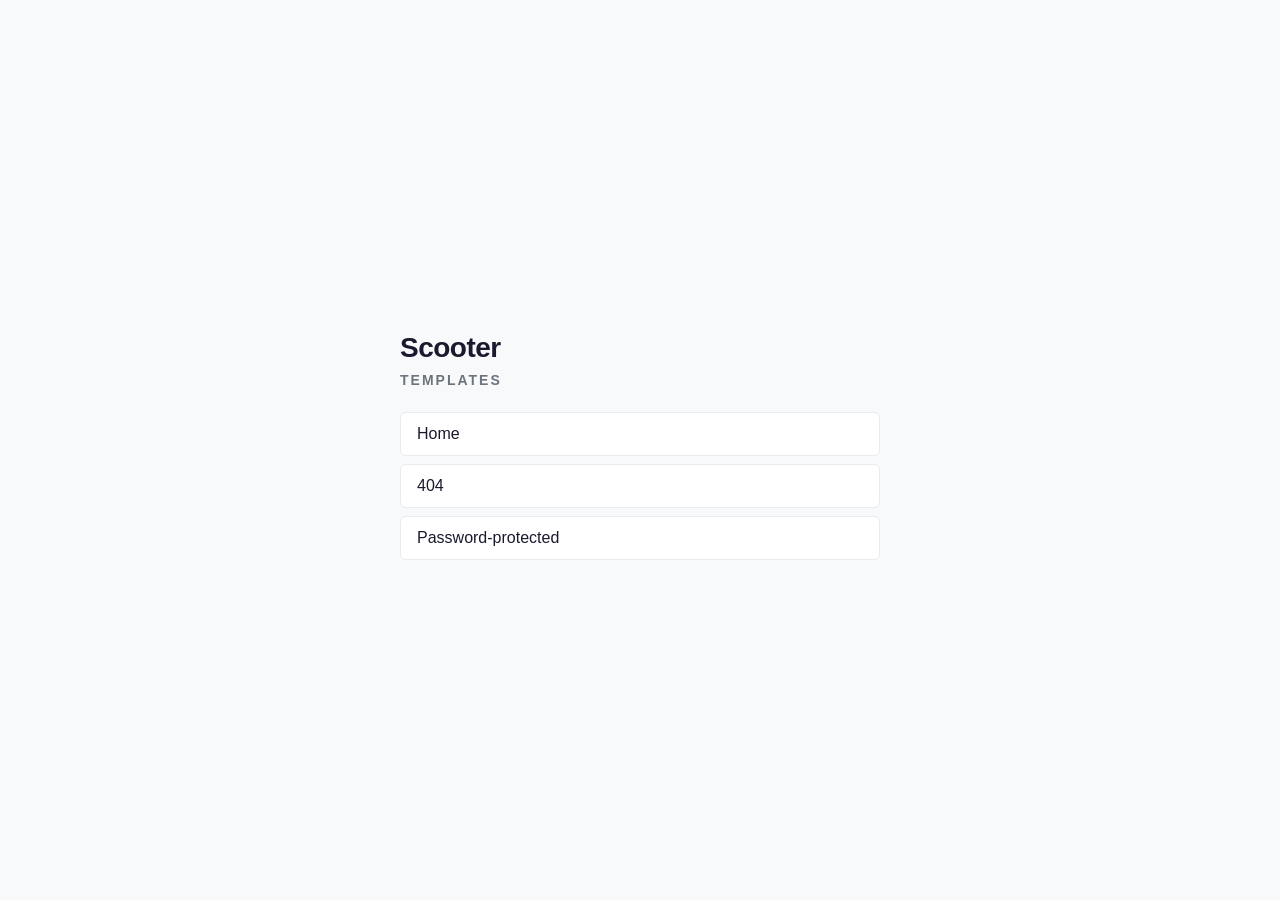
<file: index.html>
<!doctype html>
<html lang="en">
<head>
    <meta charset="UTF-8">
    <meta name="viewport"
          content="width=device-width, user-scalable=no, initial-scale=1.0, maximum-scale=1.0, minimum-scale=1.0">
    <meta http-equiv="X-UA-Compatible" content="ie=edge">
    <meta name='robots' content='noindex, nofollow' />
    <title>Project: Scooter</title>
    <style>
        *{margin:0;padding:0;box-sizing:border-box}
        body{font-family:-apple-system,BlinkMacSystemFont,'Segoe UI',Roboto,sans-serif;background:#f8f9fa;color:#1a1a2e;min-height:100vh;display:flex;align-items:center;justify-content:center;padding:40px 20px}
        .index-page{max-width:480px;width:100%}
        .index-page h1{font-size:28px;font-weight:800;margin-bottom:8px;letter-spacing:-0.5px}
        .index-page h3{font-size:14px;text-transform:uppercase;letter-spacing:2px;color:#6c757d;margin-bottom:24px;font-weight:600}
        .index-page ul{list-style:none}
        .index-page li{margin-bottom:8px}
        .index-page a{display:block;padding:12px 16px;background:#fff;border:1px solid #e9ecef;border-radius:6px;text-decoration:none;color:#1a1a2e;font-weight:500;transition:all .2s ease}
        .index-page a:hover{border-color:#0f3460;color:#0f3460;transform:translateX(4px)}
    </style>
</head>
<body>
<div class="index-page">
    <h1>Scooter</h1>
    <h3>Templates</h3>
        <ul>
                <li>
            <a href="https://kozzztia.github.io/scooter/home/">
                Home
            </a>
        </li>
                <li>
            <a href="https://kozzztia.github.io/scooter/404/">
                404
            </a>
        </li>
                <li>
            <a href="https://kozzztia.github.io/scooter/password-protected/">
                Password-protected
            </a>
        </li>
            </ul>
    </div>
</body>
</html>
</file>
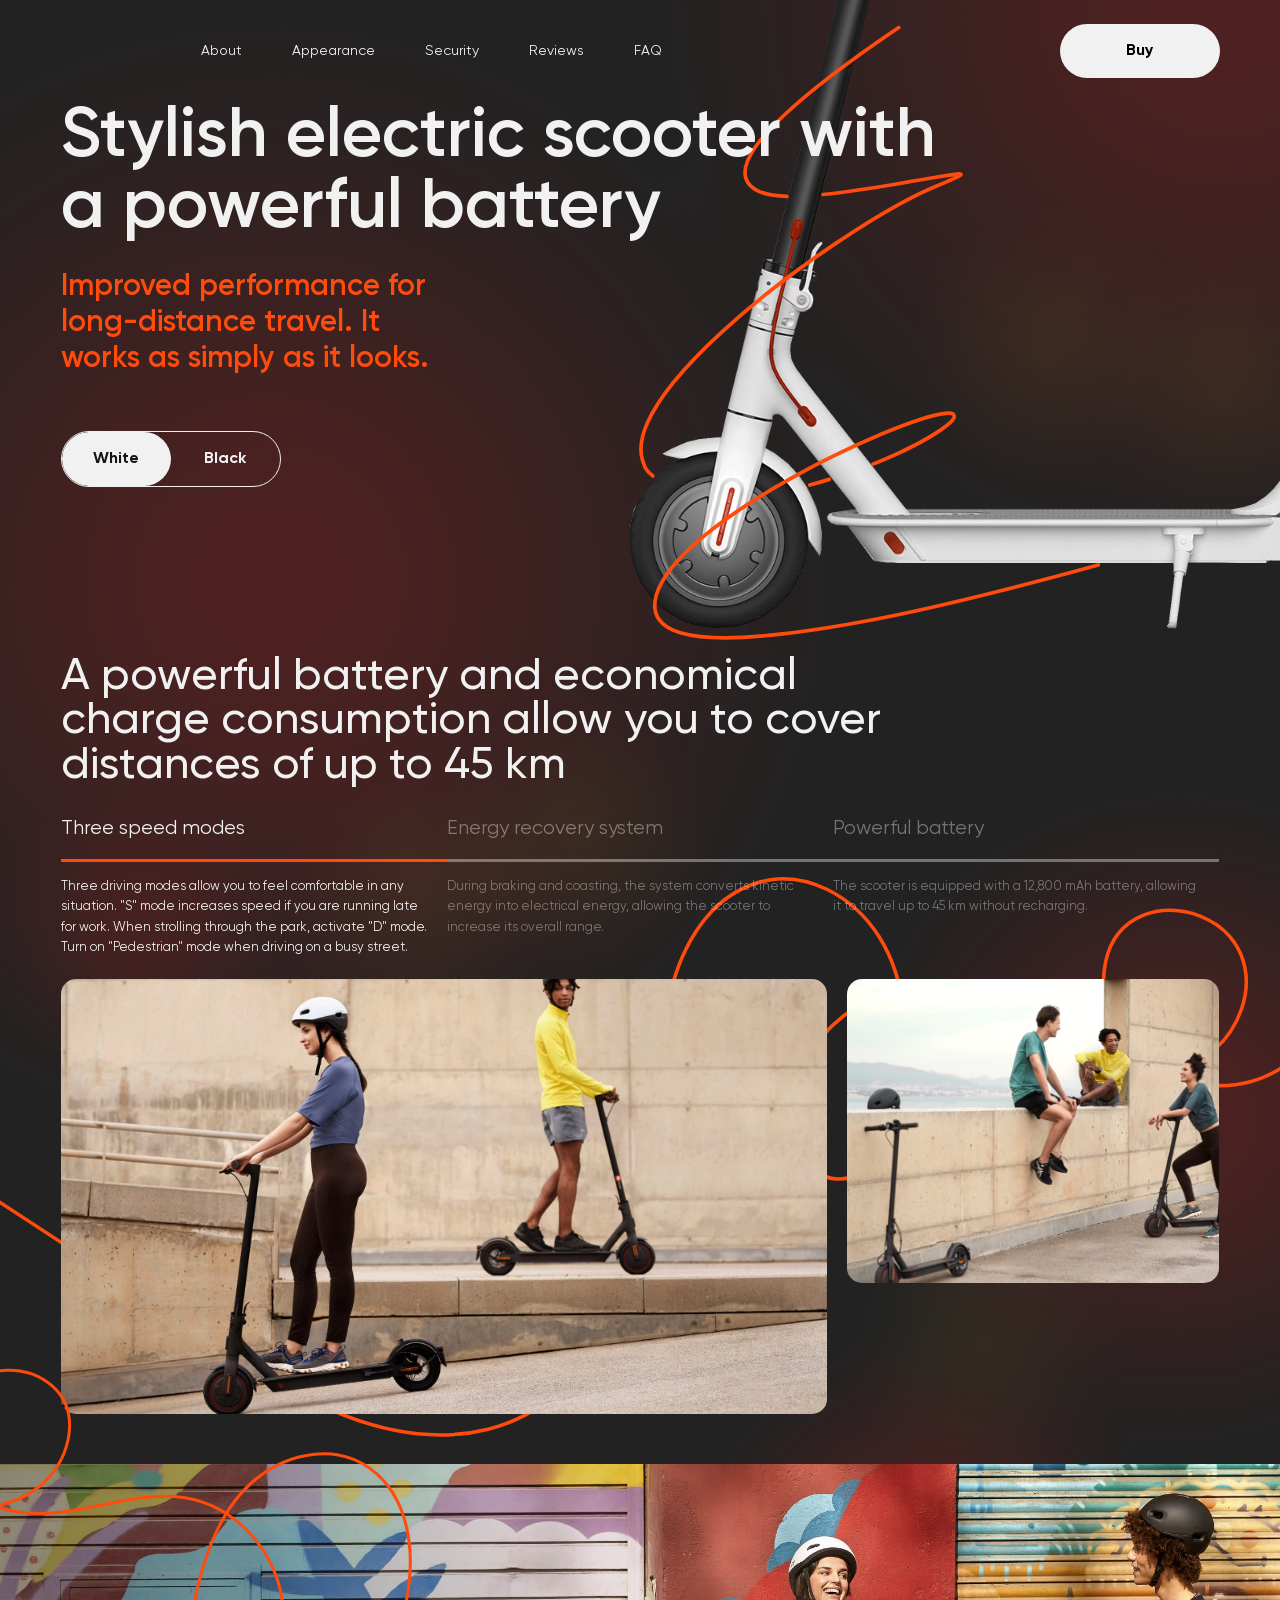
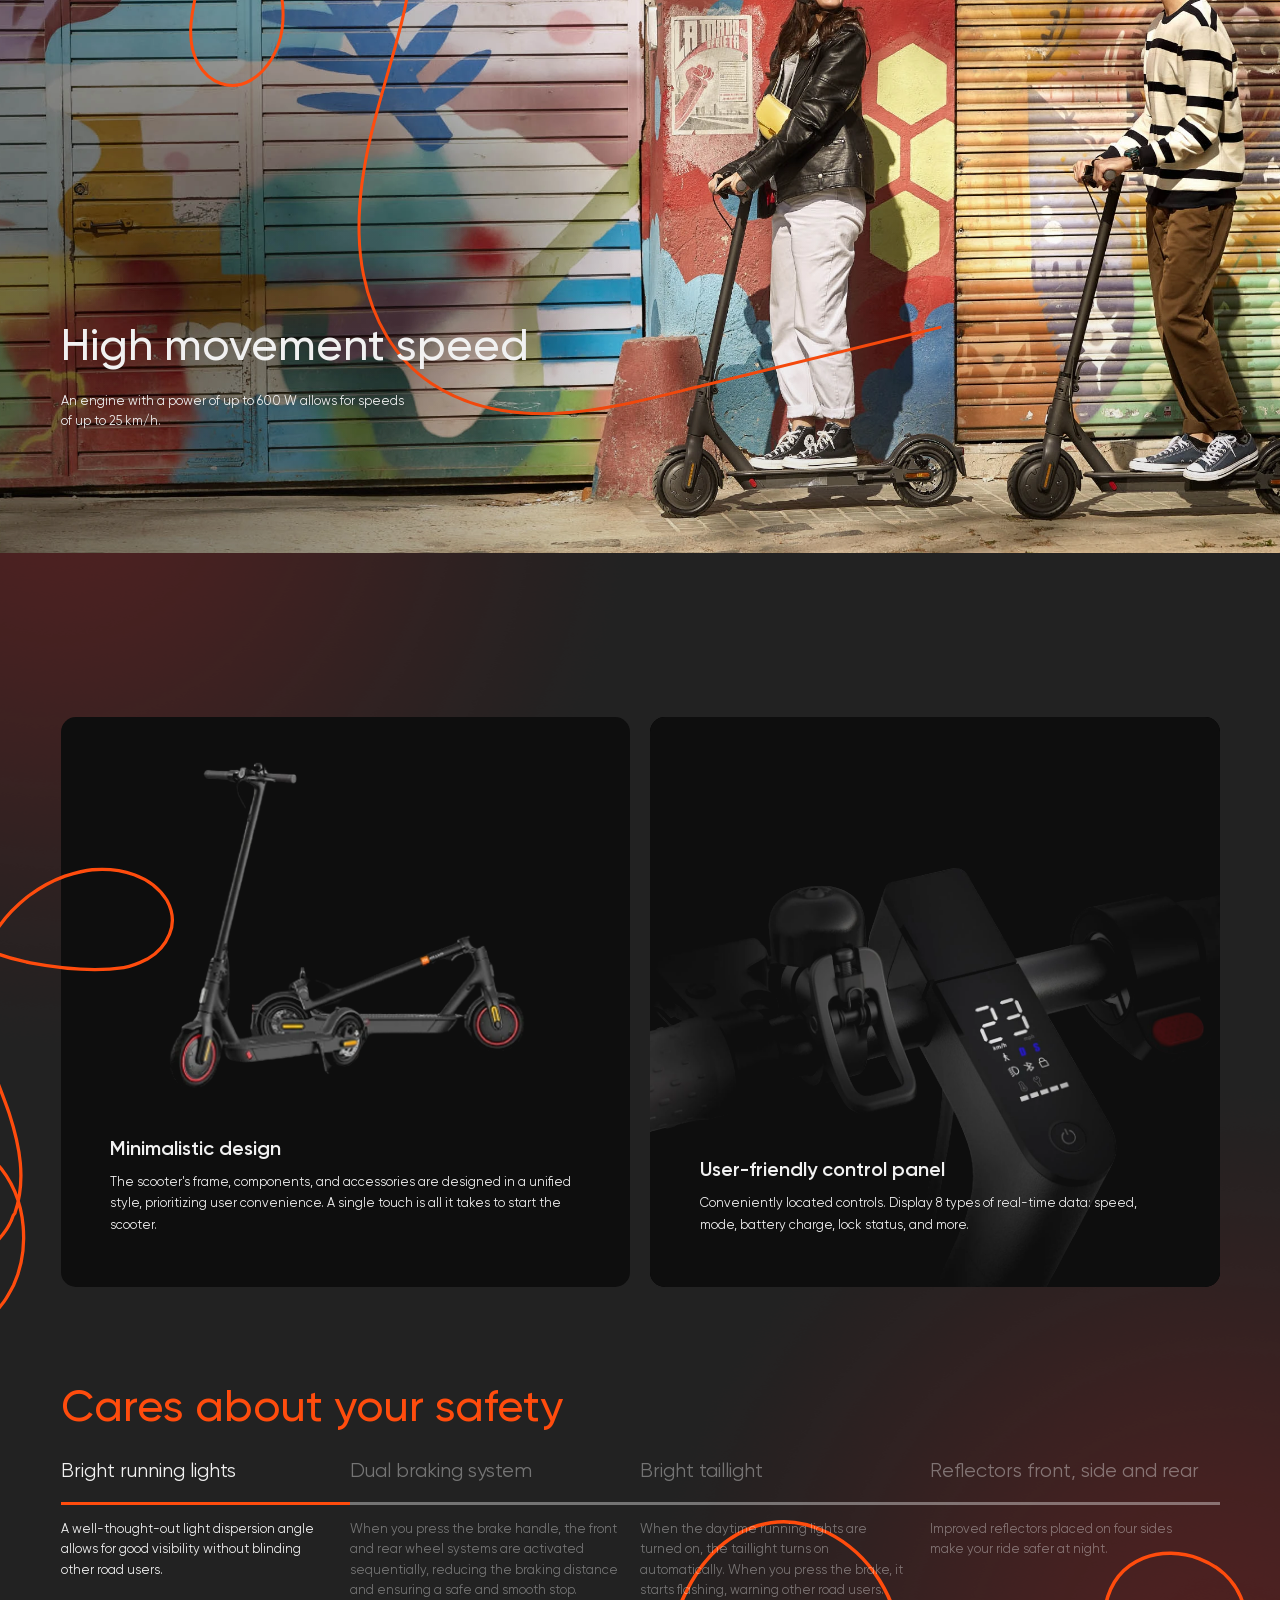
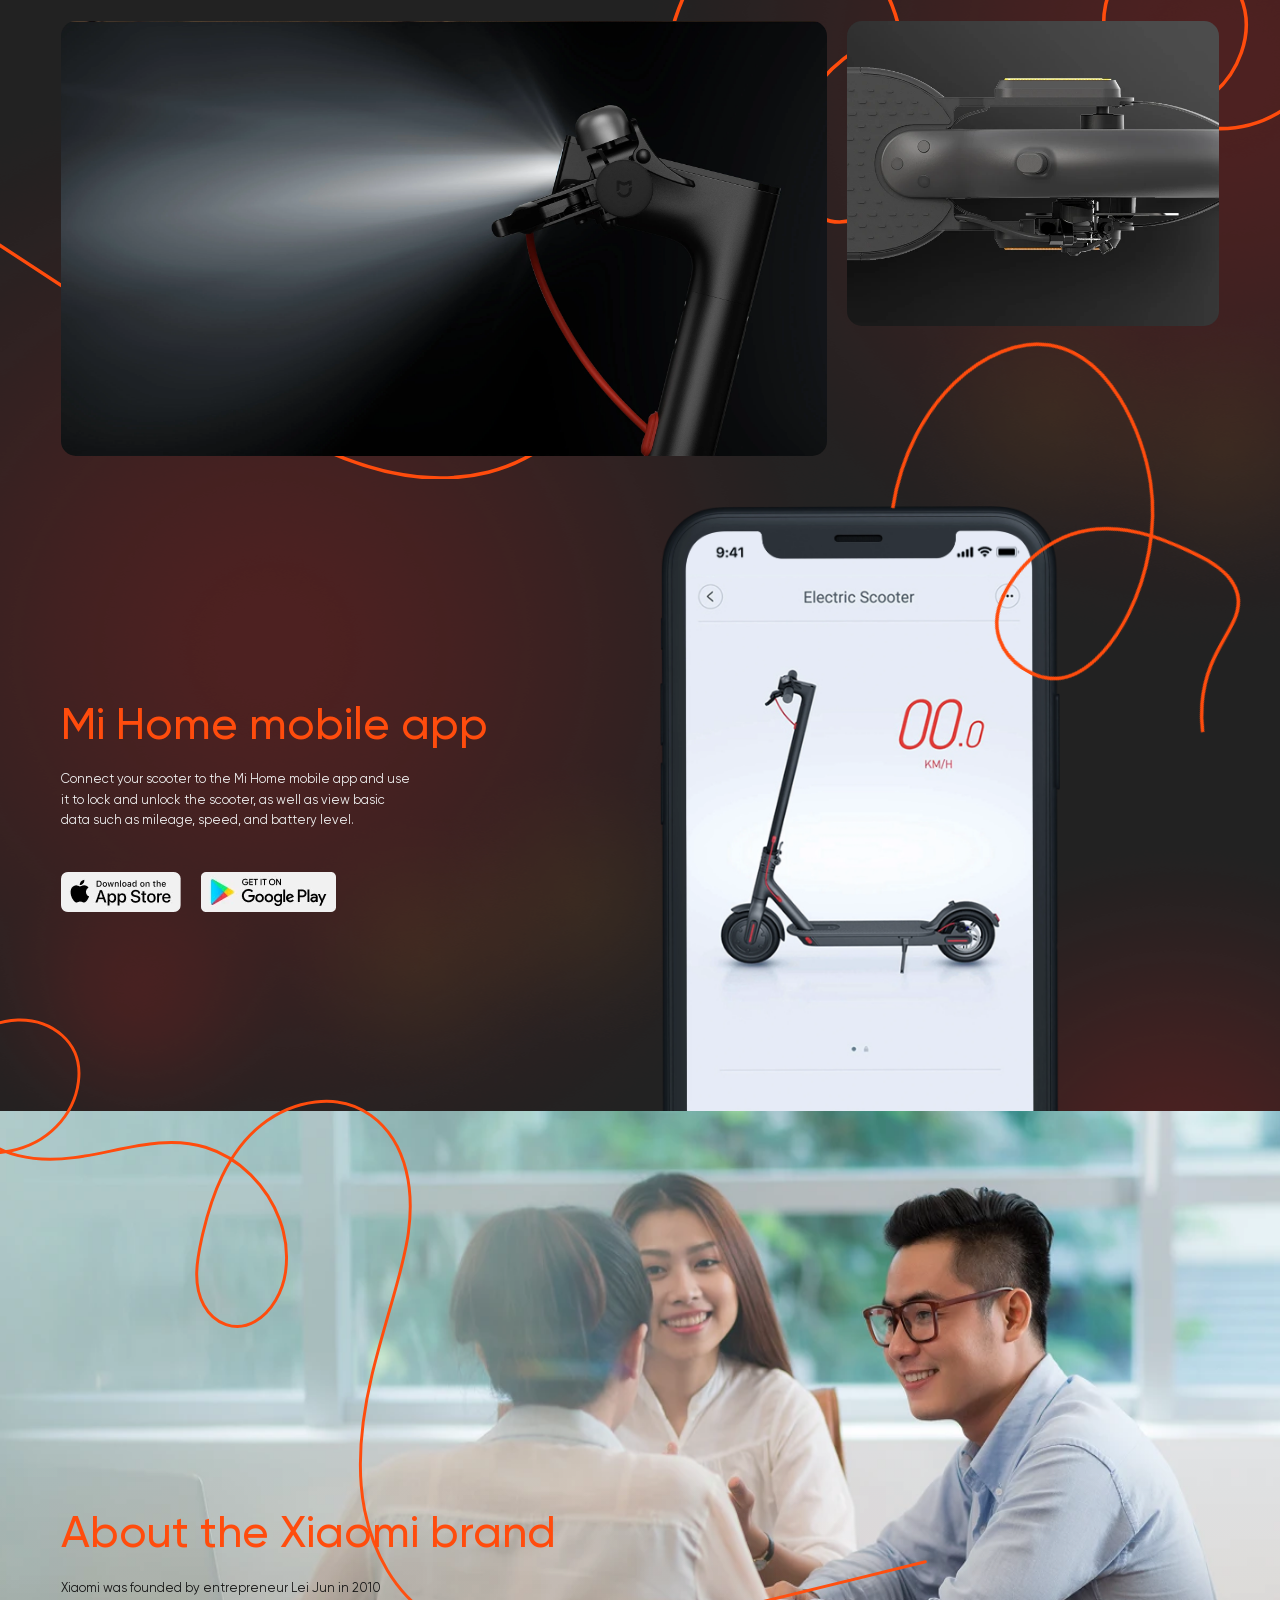
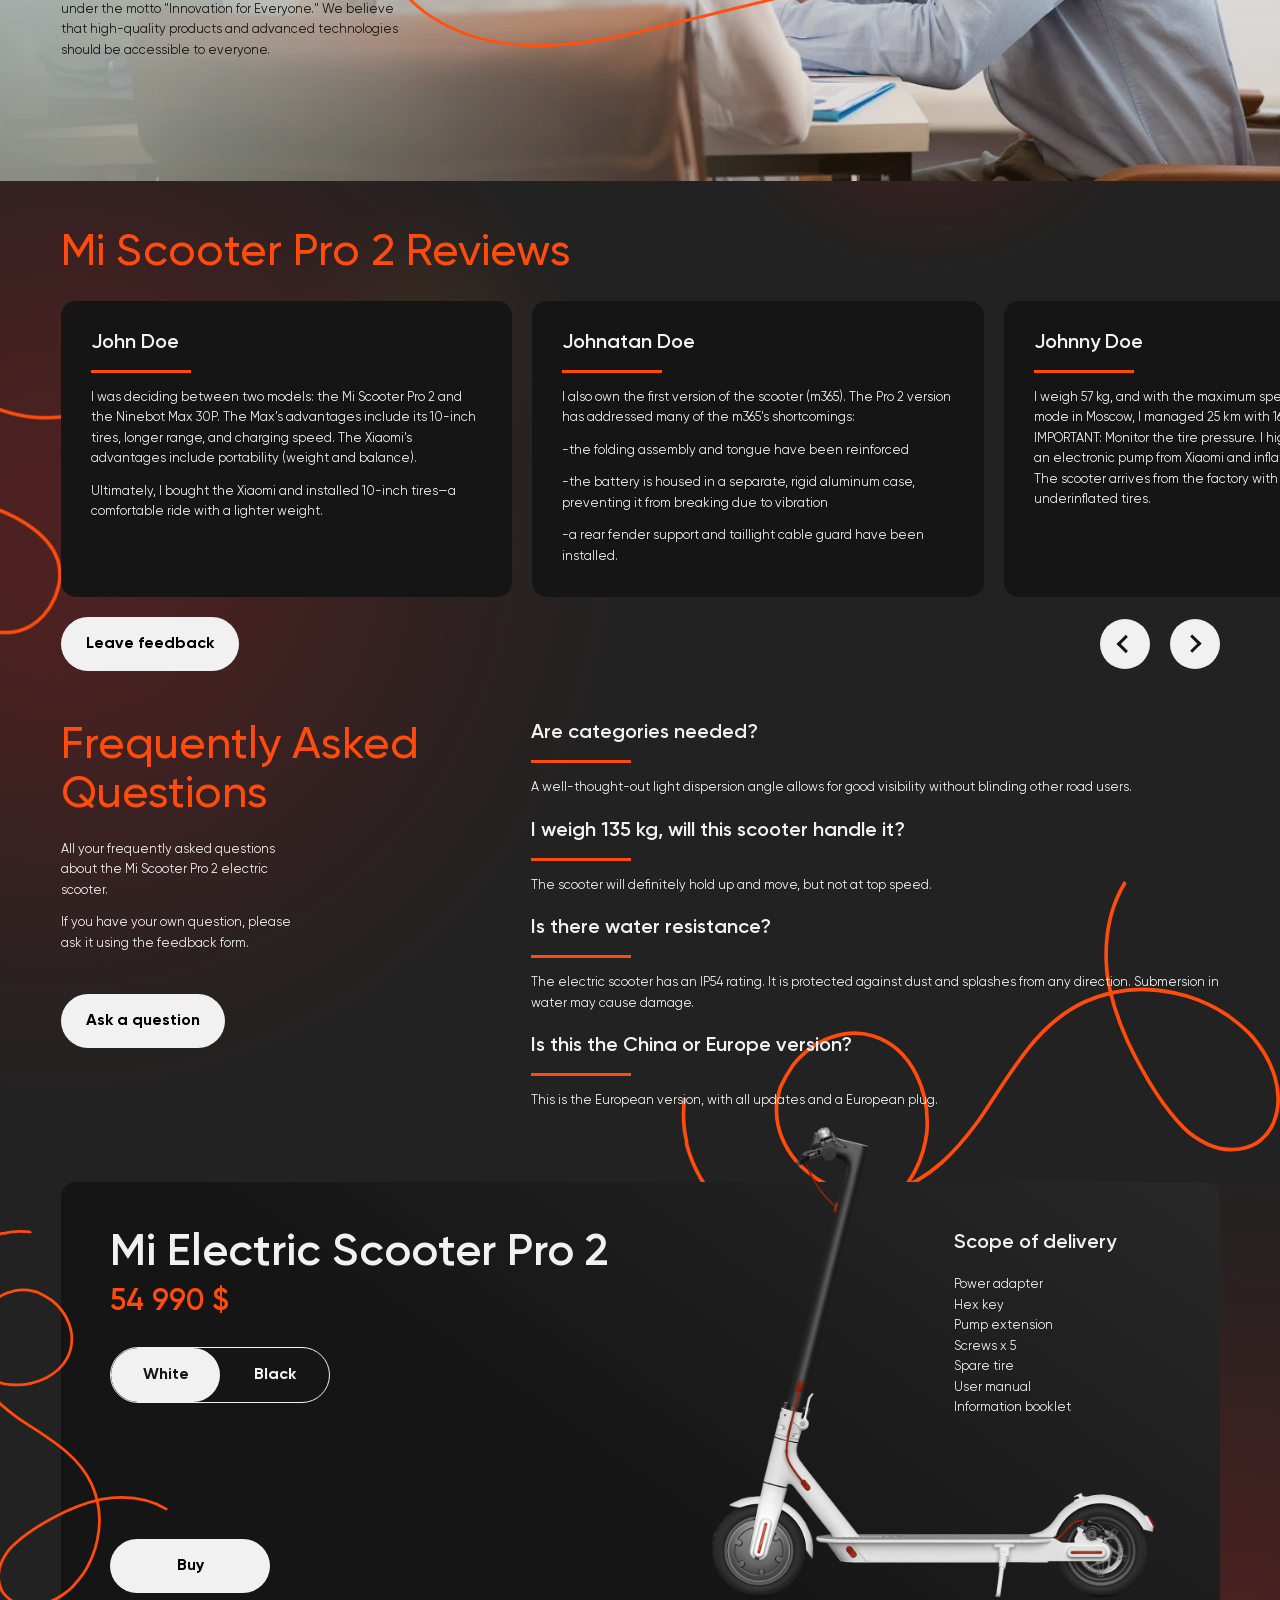
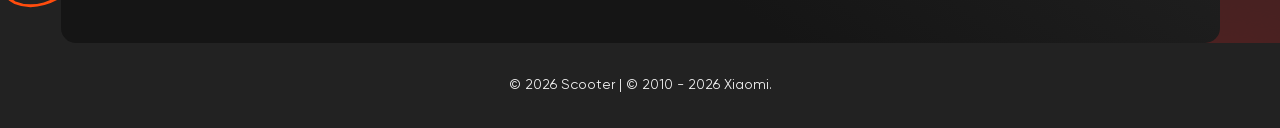
<file: home/index.html>
<!doctype html>
<html lang="en-US">
<head>
    <meta http-equiv="Content-Type" content="text/html; charset=UTF-8" />
    <link rel="icon" href="https://kozzztia.github.io/scooter//assets/img/favicon.ico" sizes="32x32">
    <link rel="icon" href="https://kozzztia.github.io/scooter//assets/svg/favicon.svg" type="image/svg+xml">
    <link rel="apple-touch-icon" href="https://kozzztia.github.io/scooter//assets/img/apple-touch-icon.png">
    <meta name="viewport" content="width=device-width, initial-scale=1, maximum-scale=1, user-scalable=0" />
    <meta http-equiv="X-UA-Compatible" content="ie=edge">
    <meta name='robots' content='noindex, nofollow' />
    <title>Home / Scooter</title>
    <link rel="preconnect" href="https://fonts.googleapis.com">
    <link rel="preconnect" href="https://fonts.gstatic.com" crossorigin>
    <link rel='stylesheet' id='main-css' href='https://kozzztia.github.io/scooter//assets/css/style.min.css?ver=1.0.0-date-20260401_1256' type='text/css' media='all' />
    <link rel="stylesheet" id="main-banner-css" href="https://kozzztia.github.io/scooter/assets/css/blocks/main/banner.min.css?ver=1.0.0-date-20260401_1256" type="text/css" media="all" />
<link rel="stylesheet" id="main-cards-css" href="https://kozzztia.github.io/scooter/assets/css/blocks/main/cards.min.css?ver=1.0.0-date-20260401_1256" type="text/css" media="all" />
<link rel="stylesheet" id="main-form-css" href="https://kozzztia.github.io/scooter/assets/css/blocks/main/form.min.css?ver=1.0.0-date-20260401_1256" type="text/css" media="all" />
<link rel="stylesheet" id="main-hero-2-css" href="https://kozzztia.github.io/scooter/assets/css/blocks/main/hero-2.min.css?ver=1.0.0-date-20260401_1256" type="text/css" media="all" />
<link rel="stylesheet" id="main-hero-3-css" href="https://kozzztia.github.io/scooter/assets/css/blocks/main/hero-3.min.css?ver=1.0.0-date-20260401_1256" type="text/css" media="all" />
<link rel="stylesheet" id="main-question-css" href="https://kozzztia.github.io/scooter/assets/css/blocks/main/question.min.css?ver=1.0.0-date-20260401_1256" type="text/css" media="all" />
<link rel="stylesheet" id="main-single-banner-css" href="https://kozzztia.github.io/scooter/assets/css/blocks/main/single-banner.min.css?ver=1.0.0-date-20260401_1256" type="text/css" media="all" />
<link rel="stylesheet" id="main-slider-css" href="https://kozzztia.github.io/scooter/assets/css/blocks/main/slider.min.css?ver=1.0.0-date-20260401_1256" type="text/css" media="all" />
<link rel="stylesheet" id="main-tab-css" href="https://kozzztia.github.io/scooter/assets/css/blocks/main/tab.min.css?ver=1.0.0-date-20260401_1256" type="text/css" media="all" />
<link rel="stylesheet" id="main-text-css" href="https://kozzztia.github.io/scooter/assets/css/blocks/main/text.min.css?ver=1.0.0-date-20260401_1256" type="text/css" media="all" />
</head>
<body class="preload">
<header class="header">
    <div class="header-wrapper">
        <div class="logo-on-page">
            <a href="https://kozzztia.github.io/scooter/home/#main" class="custom-logo-link">
    <svg class="logo-icon">
        <use href="https://kozzztia.github.io/scooter/assets/svg/sprite.svg?ver=1.0.0-date-20260401_1256#logo"></use>
    </svg>
</a>        </div>
        <nav class="desktop-nav">
            <ul id="primary-menu" class="menu">
                <li class="menu-item"><a href="https://kozzztia.github.io/scooter/home#about">About</a></li>
<li class="menu-item"><a href="https://kozzztia.github.io/scooter/home#appearance">Appearance</a></li>
<li class="menu-item"><a href="https://kozzztia.github.io/scooter/home#sequrity">Security</a></li>
<li class="menu-item"><a href="https://kozzztia.github.io/scooter/home#reviews">Reviews</a></li>
<li class="menu-item"><a href="https://kozzztia.github.io/scooter/home#faq">FAQ</a></li>            </ul>
        </nav>
        <button class="menu-toggler" type="button" aria-label="Toggle navigation">
            <span></span>
        </button>
        <button class="btn buy-toggler" type="button" aria-label="Toggle buy popup">
    <span>Buy</span>
</button>    </div>
</header>
<main>
<div id="hero-284edc880f63ba8c8" class="customBlockWrapper main-hero-2 desktop_tablet mobile">
        <style>
        #hero-284edc880f63ba8c8{
            margin-bottom: 50px;
        }
    </style>
        <div class="customBlock">
    <div class="hero-2-section top animation"  id="main" >
        <div class="hero-2-inner">
            <div class="hero-2-slider">
                                    <div class="hero-slide">
                        <img src="https://kozzztia.github.io/scooter/assets/img/hero-bike-1.webp" alt="white">
                                                <svg class="hero-2-decor" viewBox="0 0 1145.1 834.8">
                            <path class="p1 hero-2_svg svg" d="M198.9,234.1c-15-0.5-27.8-2.4-36.9-6.4c-9.7-4.3-15.7-10.1-18.2-17.3c-2.5-7.1-1.5-15.4,2.1-24.2
                            c7.1-17.7,24.8-38.5,47.5-60C238.8,83.1,305,36.5,350.2,6"/>
                            <path class="p2 hero-2_svg " d="M17.9,611.9c-9.7-7.1-11.2-12-14.1-21.8c-4.3-14.5-1.5-31.4,6.6-49.7c16.1-36.6,53.6-79.6,99.8-122.2
                            C203,333,332.1,248.9,400.5,220.5c17.3-7.2,27.9-11.6,32.4-14.6c0.8-0.5,1.7-1,1.4-1.6c-0.2-0.7-1.6-0.7-2.8-0.6
                            c-5.2,0.6-14.5,1.8-27.1,3.9c-9.3,1.5-20.1,3.4-32.1,5.5c-4.3,0.7-8.7,1.5-13.2,2.3c-34.1,5.9-74.7,12.7-111.3,16.2"/>
                            <path class="p3 hero-2_svg " d="M256.3,616.6c-11.5,3.7-14.4,4.5-26.4,7.6"/>
                            <path class="p4 hero-2_svg " d="M619.8,732.3c-197.4,54.1-322.3,81.3-429.8,93.5c-60.4,6.9-105.6,6.6-134-1.6c-14.2-4.1-24.5-10.3-30.2-18.9
                            c-5.8-8.6-6.9-19.2-3.4-31.8c7-25.1,31-52.5,63.6-79.6c21.7-18,47.4-35.9,74.8-53l0.2-0.1l16.5-10l1.4-0.9c8-4.8,16.2-9.5,24.4-14.1
                            c42.9-24,86.9-45.2,124.5-60.9c37.5-15.6,68.6-25.8,85.5-27.6c2.2-0.2,4-0.3,5.6-0.2c1.5,0.1,2.9,0.4,3.9,0.9
                            c1.1,0.5,1.9,1.4,2.2,2.6c0.3,1.1,0,2.3-0.5,3.4c-1,2.1-3.3,4.6-6.4,7.4c-3.1,2.8-7.3,5.9-12.4,9.3c-19.2,12.9-51.5,29.8-90.3,45.3"/>
                            <path class="p5 hero-2_svg " d="M1131.8,544.7c0.4-0.7,1.3-1,2-0.6c1.1,0.5,2,1.4,2.6,2.5s0.6,2.5,0.2,3.8c-0.8,2.6-3.2,5.6-7.4,9
                            c-7.9,6.5-23.1,15.4-48.9,26.9"/>
                        </svg>
                                            </div>
                                    <div class="hero-slide">
                        <img src="https://kozzztia.github.io/scooter/assets/img/hero-bike-2.webp" alt="black">
                                                <svg class="hero-2-decor" viewBox="0 0 1145.1 834.8">
                            <path class="p1 hero-2_svg svg" d="M198.9,234.1c-15-0.5-27.8-2.4-36.9-6.4c-9.7-4.3-15.7-10.1-18.2-17.3c-2.5-7.1-1.5-15.4,2.1-24.2
                            c7.1-17.7,24.8-38.5,47.5-60C238.8,83.1,305,36.5,350.2,6"/>
                            <path class="p2 hero-2_svg " d="M17.9,611.9c-9.7-7.1-11.2-12-14.1-21.8c-4.3-14.5-1.5-31.4,6.6-49.7c16.1-36.6,53.6-79.6,99.8-122.2
                            C203,333,332.1,248.9,400.5,220.5c17.3-7.2,27.9-11.6,32.4-14.6c0.8-0.5,1.7-1,1.4-1.6c-0.2-0.7-1.6-0.7-2.8-0.6
                            c-5.2,0.6-14.5,1.8-27.1,3.9c-9.3,1.5-20.1,3.4-32.1,5.5c-4.3,0.7-8.7,1.5-13.2,2.3c-34.1,5.9-74.7,12.7-111.3,16.2"/>
                            <path class="p3 hero-2_svg " d="M256.3,616.6c-11.5,3.7-14.4,4.5-26.4,7.6"/>
                            <path class="p4 hero-2_svg " d="M619.8,732.3c-197.4,54.1-322.3,81.3-429.8,93.5c-60.4,6.9-105.6,6.6-134-1.6c-14.2-4.1-24.5-10.3-30.2-18.9
                            c-5.8-8.6-6.9-19.2-3.4-31.8c7-25.1,31-52.5,63.6-79.6c21.7-18,47.4-35.9,74.8-53l0.2-0.1l16.5-10l1.4-0.9c8-4.8,16.2-9.5,24.4-14.1
                            c42.9-24,86.9-45.2,124.5-60.9c37.5-15.6,68.6-25.8,85.5-27.6c2.2-0.2,4-0.3,5.6-0.2c1.5,0.1,2.9,0.4,3.9,0.9
                            c1.1,0.5,1.9,1.4,2.2,2.6c0.3,1.1,0,2.3-0.5,3.4c-1,2.1-3.3,4.6-6.4,7.4c-3.1,2.8-7.3,5.9-12.4,9.3c-19.2,12.9-51.5,29.8-90.3,45.3"/>
                            <path class="p5 hero-2_svg " d="M1131.8,544.7c0.4-0.7,1.3-1,2-0.6c1.1,0.5,2,1.4,2.6,2.5s0.6,2.5,0.2,3.8c-0.8,2.6-3.2,5.6-7.4,9
                            c-7.9,6.5-23.1,15.4-48.9,26.9"/>
                        </svg>
                                            </div>
                            </div>
            <article class="hero-2-article">
                                    <h1 class="hero-title">Stylish electric scooter with a powerful battery</h1>
                                    <p class="hero-description typo">Improved performance for long-distance travel. It works as simply as it looks.</p>
                                    <label class="hero-actions">
                        <input type="checkbox">
                        <span class="thumb"></span>
                                                    <span class="hero-btn">
                                white
                            </span>
                                                    <span class="hero-btn">
                                black
                            </span>
                                            </label>
                            </article>
        </div>
    </div>
    </div>
</div>
<div id="texteb21c0c3d1841ab8" class="customBlockWrapper main-text desktop_tablet mobile">
        <style>
        #texteb21c0c3d1841ab8{
            margin-bottom: 25px;
        }
    </style>
        <div class="customBlock">
<div class="text-section animate"  id="appearance" >
    <div class="text-inner">
                <h2 class="text-title">A powerful battery and economical charge consumption allow you to cover distances of up to 45 km</h2>
                    </div>
</div>
    </div>
</div>
<div id="tabbbc71619c2ea4ad7" class="customBlockWrapper main-tab desktop_tablet mobile">
        <style>
        #tabbbc71619c2ea4ad7{
            margin-bottom: 50px;
        }
    </style>
        <div class="customBlock">
<div class="tab-section animate" >
    <div class="tab-inner">
                    <svg class="tab-decor" xmlns="http://www.w3.org/2000/svg" viewBox="0 0 1954.2 790.7" fill="none">
                <path class="tab_svg svg" d="M1925.4,41c33.7,50.4,34.1,117.8,7,171.1c-28.1,55.2-84.6,87.1-146.2,85.2c-59.5-1.8-119.7-33.8-145.4-89.1
            c-24-51.7-16.6-125.9,42.4-150c49.9-20.3,116.2,3.7,137.3,54.1c21.2,50.4-3.2,110.7-45.9,141.7c-54,39.1-124.9,20.8-179.5-6.5
            c-66.2-33-127.6-87.7-204.9-91c-60.9-2.5-120.9,27.4-159.7,73.9c-19.5,23.2-33,50.9-39.2,80.5c-6.4,32.4-1,70.8,21,96.6
            c24.5,28.7,63.9,26.8,91,2.6c29.8-26.5,36.7-68.3,41.2-105.9c8.7-71.9,8.4-152.1-31.5-215.4c-35.4-56-103.3-97.1-170.5-76.8
            c-76.2,23.1-114.1,101.9-127.3,174.5c-7.2,39.4-9.3,79.6-11.6,119.5c-2.4,40.6-4.6,81.2-8.9,121.7c-8.3,76.7-25,153.4-65,220.3
            c-37.5,62.8-94.3,114.3-166.4,132.1c-67.2,16.7-138.5,5.4-202.2-19.3C481.5,730,410.9,680,340,633.5L112.7,484.6L3.5,413.1"/>
            </svg>
        <div class="desktop">
            <div class="tab">
                            <input type="radio" name="tab" id="tab-1" />
                <label class="tab-label" for="tab-1">
                    <span class="tab-title">Three speed modes</span>
                    <span class="tab-thumb"></span>
                    <span class="typo">Three driving modes allow you to feel comfortable in any situation. "S" mode increases speed if you are running late for work. When strolling through the park, activate "D" mode. Turn on "Pedestrian" mode when driving on a busy street.</span>
                </label>
                            <input type="radio" name="tab" id="tab-2" checked/>
                <label class="tab-label" for="tab-2">
                    <span class="tab-title">Energy recovery system</span>
                    <span class="tab-thumb"></span>
                    <span class="typo">During braking and coasting, the system converts kinetic energy into electrical energy, allowing the scooter to increase its overall range.</span>
                </label>
                            <input type="radio" name="tab" id="tab-3" />
                <label class="tab-label" for="tab-3">
                    <span class="tab-title">Powerful battery</span>
                    <span class="tab-thumb"></span>
                    <span class="typo">The scooter is equipped with a 12,800 mAh battery, allowing it to travel up to 45 km without recharging.</span>
                </label>
                        </div>
            <div class="gallery">
                            <label for="tab-1" class="gallery-label">
                    <img src="https://kozzztia.github.io/scooter/assets/img/tab-1.webp" alt="Three speed modes">
                </label>
                            <label for="tab-2" class="gallery-label">
                    <img src="https://kozzztia.github.io/scooter/assets/img/tab-2.webp" alt="Energy recovery system">
                </label>
                            <label for="tab-3" class="gallery-label">
                    <img src="https://kozzztia.github.io/scooter/assets/img/tab-3.webp" alt="Powerful battery">
                </label>
                        </div>
        </div>
        <div class=" mobile">
                    <div class="tab-label">
                <span class="tab-title">Three speed modes</span>
                <span class="tab-thumb"></span>
                <span class="typo">Three driving modes allow you to feel comfortable in any situation. "S" mode increases speed if you are running late for work. When strolling through the park, activate "D" mode. Turn on "Pedestrian" mode when driving on a busy street.</span>
            </div>
            <div class="gallery-label">
                <img src="https://kozzztia.github.io/scooter/assets/img/tab-1.webp" alt="Three speed modes">
            </div>
                    <div class="tab-label">
                <span class="tab-title">Energy recovery system</span>
                <span class="tab-thumb"></span>
                <span class="typo">During braking and coasting, the system converts kinetic energy into electrical energy, allowing the scooter to increase its overall range.</span>
            </div>
            <div class="gallery-label">
                <img src="https://kozzztia.github.io/scooter/assets/img/tab-2.webp" alt="Energy recovery system">
            </div>
                    <div class="tab-label">
                <span class="tab-title">Powerful battery</span>
                <span class="tab-thumb"></span>
                <span class="typo">The scooter is equipped with a 12,800 mAh battery, allowing it to travel up to 45 km without recharging.</span>
            </div>
            <div class="gallery-label">
                <img src="https://kozzztia.github.io/scooter/assets/img/tab-3.webp" alt="Powerful battery">
            </div>
                </div>
    </div>
</div>
    </div>
</div>
<div id="banner7522a452c60830e7" class="customBlockWrapper main-banner desktop_tablet mobile">
        <style>
        #banner7522a452c60830e7{
            margin-bottom: 50px;
        }
    </style>
        <div class="customBlock">
<div class="banner-section animate" >
    <div class="banner-inner">
            <svg class="banner-decor" viewBox="0 0 1756.5 1137.8" fill="none" xmlns="http://www.w3.org/2000/svg">
            <path class="banner_svg svg" d="M67.6,2C19.1,38.3-3.8,101.7,4,161c8.1,61.4,50.7,110.3,109.4,129c56.7,18.1,124.1,8,166.7-35.6
                c39.9-40.8,57.6-113.2,9.9-155.5c-40.3-35.8-110.8-35.2-147.5,5.3c-36.7,40.5-33.9,105.4-3.8,148.9c37.9,54.8,110.9,61.2,171.4,53.6
                c73.4-9,149.5-40.3,223.4-17.6c58.3,17.9,104.9,66.1,125.9,122.8c10.7,28.4,14.2,58.9,10.1,89c-4.7,32.7-22.7,67.1-52,84.1
                c-32.6,18.9-69.2,4-86.7-27.8c-19.3-35-11.8-76.6-3.6-113.6c15.8-70.7,42.7-146.2,101.4-192.6c52-41,129.8-57.2,186.3-15.6
                c64.1,47.1,73.7,134,61.9,206.9c-6.4,39.5-17.8,78.2-28.8,116.6C836.9,598,825.4,637,816,676.6c-17.7,75.1-27.5,153-12.1,229.4
                c14.4,71.6,50.8,139.1,112.9,180c57.8,38.1,128.8,51.2,197.1,49.1c85.3-2.5,168.5-26.2,250.9-46.4l264.3-64.8l126.7-31.1"/>
        </svg>
        <div class="banner-logo">
            <a href="https://kozzztia.github.io/scooter/home/#main" class="custom-logo-link">
    <svg class="logo-icon">
        <use href="https://kozzztia.github.io/scooter/assets/svg/sprite.svg?ver=1.0.0-date-20260401_1256#logo"></use>
    </svg>
</a>        </div>
            <h3 class="banner-title">High movement speed</h3>
            <div class="typo">
            An engine with a power of up to 600 W allows for speeds of up to 25 km/h.
        </div>
        </div>
</div>
    </div>
</div>
<div id="textfe296699a6278860" class="customBlockWrapper main-text desktop_tablet mobile">
        <style>
        #textfe296699a6278860{
            margin-bottom: 25px;
        }
    </style>
        <div class="customBlock">
<div class="text-section accented animate" >
    <div class="text-inner">
                <h2 class="text-title">A laconic modern design with nothing superfluous</h2>
                    </div>
</div>
    </div>
</div>
<div id="cardsfd860e86c6e34a7e" class="customBlockWrapper main-cards desktop_tablet mobile">
        <style>
        #cardsfd860e86c6e34a7e{
            margin-bottom: 100px;
        }
    </style>
        <div class="customBlock">
<div class="cards-section animate" >
    <div class="cards-inner">
            <svg class="cards-decor" viewBox="0 0 698.8 596" xmlns="http://www.w3.org/2000/svg" fill="none">
            <path class="cards_svg svg" d="M68.5,1.9C53.4,14.4,40.4,27.4,30.4,44.4c-1,1-2,2-3,3c-32,56-35,124,2,180c1,1,2,2,3,3c10,17,24,28,40,40
            c21,14,43,22,67,26c43,7,84,1,121-24c2-2,4-3,7-5c42-35,69-95,42-146c-6-11-13-19-23-27c-24-18-52-24-81-21c-11,2-22,5-33,9
            c-6,3-12,7-18,11c-9,7-15,14-21,23c-7,11-11,21-14,33s-4,24-3,37c2,23,8,44,21,64c11,15,22,28,39,36c1,1,2,2,3,3c47,25,99,23,150,15
            c73-13,145-38,216-12c39,15,71,41,94,77c3,5,6,10,9,15c10,19,17,38,21,59c2,14,4,28,3,42c-3,42-22,87-63,104c-17,6-35,6-51-4
            c-15-9-26-23-32-39c-4-12-7-24-7-37c0-47,13-93,29-138c12-32,26-61,48-88c27-32,61-57,101.8-66.8"/>
        </svg>
            <div class="card">
            <div class="card-img">
                <img src="https://kozzztia.github.io/scooter/assets/img/card-1.webp" alt="Minimalistic design">
            </div>
            <article class="card-article">
                            <h4 class="card-title">Minimalistic design</h4>
                            <div class="typo">
                    The scooter's frame, components, and accessories are designed in a unified style, prioritizing user convenience. A single touch is all it takes to start the scooter.
                </div>
                        </article>
        </div>
            <div class="card">
            <div class="card-img">
                <img src="https://kozzztia.github.io/scooter/assets/img/card-2.webp" alt="User-friendly control panel">
            </div>
            <article class="card-article">
                            <h4 class="card-title">User-friendly control panel</h4>
                            <div class="typo">
                    Conveniently located controls. Display 8 types of real-time data: speed, mode, battery charge, lock status, and more.
                </div>
                        </article>
        </div>
        </div>
</div>
    </div>
</div>
<div id="text04f43f38dacf800f" class="customBlockWrapper main-text desktop_tablet mobile">
        <style>
        #text04f43f38dacf800f{
            margin-bottom: 25px;
        }
    </style>
        <div class="customBlock">
<div class="text-section accented animate"  id="sequrity" >
    <div class="text-inner">
                <h2 class="text-title">Cares about your safety</h2>
                    </div>
</div>
    </div>
</div>
<div id="tab7f652f8027f7d2c6" class="customBlockWrapper main-tab desktop_tablet mobile">
        <style>
        #tab7f652f8027f7d2c6{
            margin-bottom: 50px;
        }
    </style>
        <div class="customBlock">
<div class="tab-section animate" >
    <div class="tab-inner">
                    <svg class="tab-decor" xmlns="http://www.w3.org/2000/svg" viewBox="0 0 1954.2 790.7" fill="none">
                <path class="tab_svg svg" d="M1925.4,41c33.7,50.4,34.1,117.8,7,171.1c-28.1,55.2-84.6,87.1-146.2,85.2c-59.5-1.8-119.7-33.8-145.4-89.1
            c-24-51.7-16.6-125.9,42.4-150c49.9-20.3,116.2,3.7,137.3,54.1c21.2,50.4-3.2,110.7-45.9,141.7c-54,39.1-124.9,20.8-179.5-6.5
            c-66.2-33-127.6-87.7-204.9-91c-60.9-2.5-120.9,27.4-159.7,73.9c-19.5,23.2-33,50.9-39.2,80.5c-6.4,32.4-1,70.8,21,96.6
            c24.5,28.7,63.9,26.8,91,2.6c29.8-26.5,36.7-68.3,41.2-105.9c8.7-71.9,8.4-152.1-31.5-215.4c-35.4-56-103.3-97.1-170.5-76.8
            c-76.2,23.1-114.1,101.9-127.3,174.5c-7.2,39.4-9.3,79.6-11.6,119.5c-2.4,40.6-4.6,81.2-8.9,121.7c-8.3,76.7-25,153.4-65,220.3
            c-37.5,62.8-94.3,114.3-166.4,132.1c-67.2,16.7-138.5,5.4-202.2-19.3C481.5,730,410.9,680,340,633.5L112.7,484.6L3.5,413.1"/>
            </svg>
        <div class="desktop">
            <div class="tab">
                            <input type="radio" name="two" id="two-1" />
                <label class="tab-label" for="two-1">
                    <span class="tab-title">Bright running lights</span>
                    <span class="tab-thumb"></span>
                    <span class="typo">A well-thought-out light dispersion angle allows for good visibility without blinding other road users.</span>
                </label>
                            <input type="radio" name="two" id="two-2" checked/>
                <label class="tab-label" for="two-2">
                    <span class="tab-title">Dual braking system</span>
                    <span class="tab-thumb"></span>
                    <span class="typo">When you press the brake handle, the front and rear wheel systems are activated sequentially, reducing the braking distance and ensuring a safe and smooth stop.</span>
                </label>
                            <input type="radio" name="two" id="two-3" />
                <label class="tab-label" for="two-3">
                    <span class="tab-title">Bright taillight</span>
                    <span class="tab-thumb"></span>
                    <span class="typo">When the daytime running lights are turned on, the taillight turns on automatically. When you press the brake, it starts flashing, warning other road users.</span>
                </label>
                            <input type="radio" name="two" id="two-4" />
                <label class="tab-label" for="two-4">
                    <span class="tab-title">Reflectors front, side and rear</span>
                    <span class="tab-thumb"></span>
                    <span class="typo">Improved reflectors placed on four sides make your ride safer at night.</span>
                </label>
                        </div>
            <div class="gallery">
                            <label for="two-1" class="gallery-label">
                    <img src="https://kozzztia.github.io/scooter/assets/img/tab-2-1.webp" alt="Bright running lights">
                </label>
                            <label for="two-2" class="gallery-label">
                    <img src="https://kozzztia.github.io/scooter/assets/img/tab-2-2.webp" alt="Dual braking system">
                </label>
                            <label for="two-3" class="gallery-label">
                    <img src="https://kozzztia.github.io/scooter/assets/img/tab-2-3.webp" alt="Bright taillight">
                </label>
                            <label for="two-4" class="gallery-label">
                    <img src="https://kozzztia.github.io/scooter/assets/img/tab-2-4.webp" alt="Reflectors front, side and rear">
                </label>
                        </div>
        </div>
        <div class=" mobile">
                    <div class="tab-label">
                <span class="tab-title">Bright running lights</span>
                <span class="tab-thumb"></span>
                <span class="typo">A well-thought-out light dispersion angle allows for good visibility without blinding other road users.</span>
            </div>
            <div class="gallery-label">
                <img src="https://kozzztia.github.io/scooter/assets/img/tab-2-1.webp" alt="Bright running lights">
            </div>
                    <div class="tab-label">
                <span class="tab-title">Dual braking system</span>
                <span class="tab-thumb"></span>
                <span class="typo">When you press the brake handle, the front and rear wheel systems are activated sequentially, reducing the braking distance and ensuring a safe and smooth stop.</span>
            </div>
            <div class="gallery-label">
                <img src="https://kozzztia.github.io/scooter/assets/img/tab-2-2.webp" alt="Dual braking system">
            </div>
                    <div class="tab-label">
                <span class="tab-title">Bright taillight</span>
                <span class="tab-thumb"></span>
                <span class="typo">When the daytime running lights are turned on, the taillight turns on automatically. When you press the brake, it starts flashing, warning other road users.</span>
            </div>
            <div class="gallery-label">
                <img src="https://kozzztia.github.io/scooter/assets/img/tab-2-3.webp" alt="Bright taillight">
            </div>
                    <div class="tab-label">
                <span class="tab-title">Reflectors front, side and rear</span>
                <span class="tab-thumb"></span>
                <span class="typo">Improved reflectors placed on four sides make your ride safer at night.</span>
            </div>
            <div class="gallery-label">
                <img src="https://kozzztia.github.io/scooter/assets/img/tab-2-4.webp" alt="Reflectors front, side and rear">
            </div>
                </div>
    </div>
</div>
    </div>
</div>
<div id="single-bannercf0dbf624d9b65cb" class="customBlockWrapper main-single-banner desktop_tablet mobile">
        <div class="customBlock">
<div class="single-banner-section animate" >
    <div class="single-banner-inner">
            <div class="banner-article">
                    <h3 class="banner-article-title">Mi Home mobile app</h3>
                    <div class="typo">
                Connect your scooter to the Mi Home mobile app and use it to lock and unlock the scooter, as well as view basic data such as mileage, speed, and battery level.
            </div>
                    <div class="banner-article-links">
                            <a href="">
                    <img src="https://kozzztia.github.io/scooter/assets/img/store.webp" alt="" />
                </a>
                            <a href="">
                    <img src="https://kozzztia.github.io/scooter/assets/img/google.webp" alt="" />
                </a>
                        </div>
                </div>
            <div class="banner-image">
            <img src="https://kozzztia.github.io/scooter/assets/img/single-banner.webp" alt="Mi Home mobile app">
        </div>
            <svg class="single-banner-decor" xmlns="http://www.w3.org/2000/svg" viewBox="0 0 569.3 430.1" fill="none">
            <path class="single-banner_svg svg" d="M25.8,322.7c-55.8-145.2-4.2-280,77.2-312.4c80.1-31.8,177,40.2,222.8,97.9c80.7,101.8,86.8,265.6,24,307.5
                    c-28.8,19.2-73.8,14.1-99-7.5c-40.9-35-29-112.8-1.5-159c41.5-69.6,125.3-79.3,153-82.5c38.5-4.5,86.7-10,111,18
                    c29.2,33.6-2.5,85,33,159c7.6,15.8,15.8,27.6,21,34.5"/>
        </svg>
        </div>
</div>
    </div>
</div>
<div id="bannerb356ef275d6ae62a" class="customBlockWrapper main-banner desktop_tablet mobile">
        <style>
        #bannerb356ef275d6ae62a{
            margin-bottom: 50px;
        }
    </style>
        <div class="customBlock">
<div class="banner-section about animate"  id="about" >
    <div class="banner-inner">
            <svg class="banner-decor" viewBox="0 0 1756.5 1137.8" fill="none" xmlns="http://www.w3.org/2000/svg">
            <path class="banner_svg svg" d="M67.6,2C19.1,38.3-3.8,101.7,4,161c8.1,61.4,50.7,110.3,109.4,129c56.7,18.1,124.1,8,166.7-35.6
                c39.9-40.8,57.6-113.2,9.9-155.5c-40.3-35.8-110.8-35.2-147.5,5.3c-36.7,40.5-33.9,105.4-3.8,148.9c37.9,54.8,110.9,61.2,171.4,53.6
                c73.4-9,149.5-40.3,223.4-17.6c58.3,17.9,104.9,66.1,125.9,122.8c10.7,28.4,14.2,58.9,10.1,89c-4.7,32.7-22.7,67.1-52,84.1
                c-32.6,18.9-69.2,4-86.7-27.8c-19.3-35-11.8-76.6-3.6-113.6c15.8-70.7,42.7-146.2,101.4-192.6c52-41,129.8-57.2,186.3-15.6
                c64.1,47.1,73.7,134,61.9,206.9c-6.4,39.5-17.8,78.2-28.8,116.6C836.9,598,825.4,637,816,676.6c-17.7,75.1-27.5,153-12.1,229.4
                c14.4,71.6,50.8,139.1,112.9,180c57.8,38.1,128.8,51.2,197.1,49.1c85.3-2.5,168.5-26.2,250.9-46.4l264.3-64.8l126.7-31.1"/>
        </svg>
        <div class="banner-logo">
            <a href="https://kozzztia.github.io/scooter/home/#main" class="custom-logo-link">
    <svg class="logo-icon">
        <use href="https://kozzztia.github.io/scooter/assets/svg/sprite.svg?ver=1.0.0-date-20260401_1256#logo"></use>
    </svg>
</a>        </div>
            <h3 class="banner-title">About the Xiaomi brand</h3>
            <div class="typo">
            Xiaomi was founded by entrepreneur Lei Jun in 2010 under the motto "Innovation for Everyone." We believe that high-quality products and advanced technologies should be accessible to everyone.
        </div>
        </div>
</div>
    </div>
</div>
<div id="text9a78007be434eb21" class="customBlockWrapper main-text desktop_tablet mobile">
        <style>
        #text9a78007be434eb21{
            margin-bottom: 25px;
        }
    </style>
        <div class="customBlock">
<div class="text-section accented animate"  id="reviews" >
    <div class="text-inner">
                <h2 class="text-title">Mi Scooter Pro 2 Reviews</h2>
                    </div>
</div>
    </div>
</div>
<div id="sliderc765fd69a75f4a05" class="customBlockWrapper main-slider desktop_tablet mobile">
        <style>
        #sliderc765fd69a75f4a05{
            margin-bottom: 50px;
        }
    </style>
        <div class="customBlock">
<div class="slider-section animate" >
    <div class="slider-inner">
            <div class="swiper slider">
            <div class="swiper-wrapper">
                            <div class="swiper-slide slider-slide">
                    <div class="comment">
    <span class="comment-title">john doe</span>
    <span class="comment-thumb"></span>
    <div class="typo">
        <p>I was deciding between two models: the Mi Scooter Pro 2 and the Ninebot Max 30P. The Max's advantages include its 10-inch tires, longer range, and charging speed. The Xiaomi's advantages include portability (weight and balance).</p><p>Ultimately, I bought the Xiaomi and installed 10-inch tires—a comfortable ride with a lighter weight.</p>
    </div>
</div>                </div>
                            <div class="swiper-slide slider-slide">
                    <div class="comment">
    <span class="comment-title">johnatan doe</span>
    <span class="comment-thumb"></span>
    <div class="typo">
        <p>I also own the first version of the scooter (m365). The Pro 2 version has addressed many of the m365's shortcomings:</p>
                        <p>-the folding assembly and tongue have been reinforced</p>
                        <p>-the battery is housed in a separate, rigid aluminum case, preventing it from breaking due to vibration</p>
                        <p>-a rear fender support and taillight cable guard have been installed.</p>
    </div>
</div>                </div>
                            <div class="swiper-slide slider-slide">
                    <div class="comment">
    <span class="comment-title">johnny doe</span>
    <span class="comment-thumb"></span>
    <div class="typo">
        <p>I weigh 57 kg, and with the maximum speed of 32 km/h in S mode in Moscow, I managed 25 km with 16% charge remaining. IMPORTANT: Monitor the tire pressure. I highly recommend buying an electronic pump from Xiaomi and inflating it once a week. The scooter arrives from the factory with significantly underinflated tires.</p>
    </div>
</div>                </div>
                            <div class="swiper-slide slider-slide">
                    <div class="comment">
    <span class="comment-title">jo doe</span>
    <span class="comment-thumb"></span>
    <div class="typo">
        <p>I was deciding between two models: the Mi Scooter Pro 2 and the Ninebot Max 30P. The Max's advantages include its 10-inch tires, longer range, and charging speed. The Xiaomi's advantages include portability (weight and balance).</p><p>Ultimately, I bought the Xiaomi and installed 10-inch tires—a comfortable ride with a lighter weight.</p>
    </div>
</div>                </div>
                            <div class="swiper-slide slider-slide">
                    <div class="comment">
    <span class="comment-title">anon</span>
    <span class="comment-thumb"></span>
    <div class="typo">
        <p>I also own the first version of the scooter (m365). The Pro 2 version has addressed many of the m365's shortcomings:</p>
                        <p>-the folding assembly and tongue have been reinforced</p>
                        <p>-the battery is housed in a separate, rigid aluminum case, preventing it from breaking due to vibration</p>
                        <p>-a rear fender support and taillight cable guard have been installed.</p>
    </div>
</div>                </div>
                        </div>
        </div>
        <div class="slider-nav">
                            <button class="btn feedback-toggler" type="button" aria-label="Toggle feedback popup">
    <span>Leave feedback</span>
</button>                        <div class="swiper-pagination bullets"></div>
            <div class="swiper-button-prev prev"></div>
            <div class="swiper-button-next next"></div>
        </div>
            <svg class="slider-decor" viewBox="0 0 569.3 430.1" xmlns="http://www.w3.org/2000/svg" fill="none">
            <path class="slider_svg svg" d="M25.8,322.7c-55.8-145.2-4.2-280,77.2-312.4c80.1-31.8,177,40.2,222.8,97.9c80.7,101.8,86.8,265.6,24,307.5
                c-28.8,19.2-73.8,14.1-99-7.5c-40.9-35-29-112.8-1.5-159c41.5-69.6,125.3-79.3,153-82.5c38.5-4.5,86.7-10,111,18
                c29.2,33.6-2.5,85,33,159c7.6,15.8,15.8,27.6,21,34.5"/>
        </svg>
        </div>
</div>
    </div>
</div>
<div id="questionb02e222fdeeaa38e" class="customBlockWrapper main-question desktop_tablet mobile">
        <style>
        #questionb02e222fdeeaa38e{
            margin-bottom: 70px;
        }
    </style>
        <div class="customBlock">
<div class="question-section animate"  id="faq" >
    <div class="question-inner question">
            <article class="question-article">
                    <h3 class="question-title">Frequently Asked Questions</h3>
                    <div class="typo question-description">
                <p>All your frequently asked questions about the Mi Scooter Pro 2 electric scooter.</p>
                            <p>If you have your own question, please ask it using the feedback form.</p>
            </div>
                    <button class="btn question-toggler" type="button" aria-label="Toggle question popup">
    <span>Ask a question</span>
</button>                </article>
            <ul class="question-content ">
                            <li class="question-item">
                                        <h4 class="question-subtitle">Are categories needed?</h4>
                    <span class="question-thumb"></span>
                                        <div class="typo">
                        <p>A well-thought-out light dispersion angle allows for good visibility without blinding other road users.</p>
                    </div>
                                    </li>
                            <li class="question-item">
                                        <h4 class="question-subtitle">I weigh 135 kg, will this scooter handle it?</h4>
                    <span class="question-thumb"></span>
                                        <div class="typo">
                        <p>The scooter will definitely hold up and move, but not at top speed.</p>
                    </div>
                                    </li>
                            <li class="question-item">
                                        <h4 class="question-subtitle">Is there water resistance?</h4>
                    <span class="question-thumb"></span>
                                        <div class="typo">
                        The electric scooter has an IP54 rating. It is protected against dust and splashes from any direction. Submersion in water may cause damage.
                    </div>
                                    </li>
                            <li class="question-item">
                                        <h4 class="question-subtitle">Is this the China or Europe version?</h4>
                    <span class="question-thumb"></span>
                                        <div class="typo">
                        This is the European version, with all updates and a European plug.
                    </div>
                                    </li>
                    </ul>
            <svg class="question-decor" viewBox="0 0 698.8 596" xmlns="http://www.w3.org/2000/svg" fill="none">
            <path class="question_svg svg" d="M68.5,1.9C53.4,14.4,40.4,27.4,30.4,44.4c-1,1-2,2-3,3c-32,56-35,124,2,180c1,1,2,2,3,3c10,17,24,28,40,40
            c21,14,43,22,67,26c43,7,84,1,121-24c2-2,4-3,7-5c42-35,69-95,42-146c-6-11-13-19-23-27c-24-18-52-24-81-21c-11,2-22,5-33,9
            c-6,3-12,7-18,11c-9,7-15,14-21,23c-7,11-11,21-14,33s-4,24-3,37c2,23,8,44,21,64c11,15,22,28,39,36c1,1,2,2,3,3c47,25,99,23,150,15
            c73-13,145-38,216-12c39,15,71,41,94,77c3,5,6,10,9,15c10,19,17,38,21,59c2,14,4,28,3,42c-3,42-22,87-63,104c-17,6-35,6-51-4
            c-15-9-26-23-32-39c-4-12-7-24-7-37c0-47,13-93,29-138c12-32,26-61,48-88c27-32,61-57,101.8-66.8"/>
        </svg>
        </div>
</div>
    </div>
</div>
<div id="hero-3f62b73082f28edb6" class="customBlockWrapper main-hero-3 desktop_tablet mobile">
        <div class="customBlock">
<div class="hero-3-section animate" >
    <div class="hero-3-inner">
            <svg class="hero-3-decor" viewBox="0 0 698.8 596" xmlns="http://www.w3.org/2000/svg" fill="none">
            <path class="hero-3_svg svg" d="M68.5,1.9C53.4,14.4,40.4,27.4,30.4,44.4c-1,1-2,2-3,3c-32,56-35,124,2,180c1,1,2,2,3,3c10,17,24,28,40,40
            c21,14,43,22,67,26c43,7,84,1,121-24c2-2,4-3,7-5c42-35,69-95,42-146c-6-11-13-19-23-27c-24-18-52-24-81-21c-11,2-22,5-33,9
            c-6,3-12,7-18,11c-9,7-15,14-21,23c-7,11-11,21-14,33s-4,24-3,37c2,23,8,44,21,64c11,15,22,28,39,36c1,1,2,2,3,3c47,25,99,23,150,15
            c73-13,145-38,216-12c39,15,71,41,94,77c3,5,6,10,9,15c10,19,17,38,21,59c2,14,4,28,3,42c-3,42-22,87-63,104c-17,6-35,6-51-4
            c-15-9-26-23-32-39c-4-12-7-24-7-37c0-47,13-93,29-138c12-32,26-61,48-88c27-32,61-57,101.8-66.8"/>
        </svg>
            <div class="hero-3-slider">
                    <div class="hero-slide">
                <img src="https://kozzztia.github.io/scooter/assets/img/hero-bike-1.webp" alt="white">
                                <div class="hero-slide-description">
                    <span class="hero-slide-title">Scope of delivery</span>
                    <p>Power adapter</p>
                                    <p>Hex key</p>
                                    <p>Pump extension</p>
                                    <p>Screws x 5</p>
                                    <p>Spare tire</p>
                                    <p>User manual</p>
                                    <p>Information booklet</p>
                </div>
                            </div>
                    <div class="hero-slide">
                <img src="https://kozzztia.github.io/scooter/assets/img/hero-bike-2.webp" alt="black">
                                <div class="hero-slide-description">
                    <span class="hero-slide-title">Scope of delivery</span>
                    <p>Power adapter</p>
                                    <p>Hex key</p>
                                    <p>Pump extension</p>
                                    <p>Screws x 5</p>
                                    <p>Spare tire</p>
                                    <p>User manual</p>
                                    <p>Information booklet</p>
                </div>
                            </div>
                </div>
        <div class="hero-3-article">
                    <h2 class="hero-title">
                Mi Electric Scooter Pro 2
                            <span class="hero-cost">54 990 $</span>
                        </h2>
                    <label class="hero-actions"> <input type="checkbox"> <span class="thumb"></span>
                            <span class="hero-btn">
                    white
                </span>
                            <span class="hero-btn">
                    black
                </span>
                        </label>
                    <button class="btn buy-toggler" type="button" aria-label="Toggle buy popup">
    <span>Buy</span>
</button>                </div>
    </div>
</div>
    </div>
</div>
</main>
<footer class="footer">
    <div class="footer-wrapper">
        <div class="footer-bottom">
            <p>&copy; 2026 Scooter | © 2010 - 2026 Xiaomi.</p>
        </div>
    </div>
</footer>
<script type="text/javascript" src="https://kozzztia.github.io/scooter//assets/js/jquery.min.js?ver=1.0.0-date-20260401_1256" id="jquery-js"></script>
<script type="text/javascript" src="https://kozzztia.github.io/scooter//assets/js/plugins.min.js?ver=1.0.0-date-20260401_1256" id="plugins-js"></script>
<script type="text/javascript" src="https://kozzztia.github.io/scooter//assets/js/custom.min.js?ver=1.0.0-date-20260401_1256" id="custom-js"></script>
<nav class="mobile-nav">
    <ul class="menu">
        <li class="menu-item"><a href="https://kozzztia.github.io/scooter/home#about">About</a></li>
<li class="menu-item"><a href="https://kozzztia.github.io/scooter/home#appearance">Appearance</a></li>
<li class="menu-item"><a href="https://kozzztia.github.io/scooter/home#sequrity">Security</a></li>
<li class="menu-item"><a href="https://kozzztia.github.io/scooter/home#reviews">Reviews</a></li>
<li class="menu-item"><a href="https://kozzztia.github.io/scooter/home#faq">FAQ</a></li>    </ul>
    <button class="btn buy-toggler" type="button" aria-label="Toggle buy popup">
    <span>Buy</span>
</button></nav>
<div class="popupWrapper buy-popup-wrapper">
    <div class="buy-popup">
        <div class="popup-product">
            <div class="popup-product-img">
                <img src="https://kozzztia.github.io/scooter/assets/img/hero-bike-1.webp" alt="Mi Electric Scooter Pro 2">
            </div>
            <div class="popup-product-info">
                <p class="name">Mi Electric Scooter Pro 2</p>
                <p class="price">54 990 ₽</p>
            </div>
        </div>
        <form class="form" novalidate>
            <div class="form-row">
                <div class="form-group">
                    <label for="buy_name">Name</label>
                    <input type="text" id="buy_name" name="name" placeholder="Your name" required>
                </div>
                <div class="form-group">
                    <label for="buy_phone">Phone</label>
                    <input type="tel" id="buy_phone" name="phone" placeholder="+3 800 000 00 00" required>
                </div>
            </div>
            <div class="form-group">
                <label for="buy_color">Color</label>
                <select id="buy_color" name="color">
                    <option value="" disabled selected>Choose color</option>
                    <option value="white">White</option>
                    <option value="black">Black</option>
                </select>
            </div>
            <div class="form-actions">
                <button class="btn close-buy-popup" type="button" aria-label="cancel buy popup">
    <span>Cancel</span>
</button>
                <button class="btn submit-buy-popup" type="submit" aria-label="submit buy popup">
    <span>Order now</span>
</button>
            </div>
        </form>
    </div>
</div>
<div class="popupWrapper feedback-popup-wrapper">
    <div class="feedback-popup">
        <div class="popup-message">
            <p class="popup-message-title">
                Share your experience with us.
            </p>
        </div>
        <form class="form" novalidate>
            <div class="form-row">
                <div class="form-group">
                    <label for="feedback_name">Name</label>
                    <input type="text" id="feedback_name" name="name" placeholder="Your name" required>
                </div>
                <div class="form-group">
                    <label for="feedback_phone">Phone</label>
                    <input type="tel" id="feedback_phone" name="phone" placeholder="+3 800 000 00 00" required>
                </div>
            </div>
            <div class="form-group">
                <label for="feedback_message">Message</label>
                <textarea id="feedback_message" name="message" placeholder="Your message" required></textarea>
            </div>
            <div class="form-actions">
                <button class="btn close-feedback-popup" type="button" aria-label="cancel feedback popup">
    <span>Cancel</span>
</button>
                <button class="btn submit-feedback-popup" type="submit" aria-label="submit feedback popup">
    <span>Send Feedback</span>
</button>
            </div>
        </form>
    </div>
</div>
<div class="popupWrapper question-popup-wrapper">
    <div class="question-popup">
        <div class="popup-message">
            <p class="popup-message-title">
                Got a question? We'd love to hear from you.
            </p>
        </div>
        <form class="form" novalidate>
            <div class="form-group">
                <label for="question_name">Name</label>
                <input type="text" id="question_name" name="name" placeholder="Your name" required>
            </div>
            <div class="form-group">
                <label for="question_message">Message</label>
                <textarea id="question_message" name="message" placeholder="Your message" required></textarea>
            </div>
            <div class="form-actions">
                <button class="btn close-question-popup" type="button" aria-label="cancel question popup">
    <span>Cancel</span>
</button>
                <button class="btn submit-question-popup" type="submit" aria-label="submit question popup">
    <span>Send Question</span>
</button>
            </div>
        </form>
    </div>
</div>
</body>
</html>
</file>
